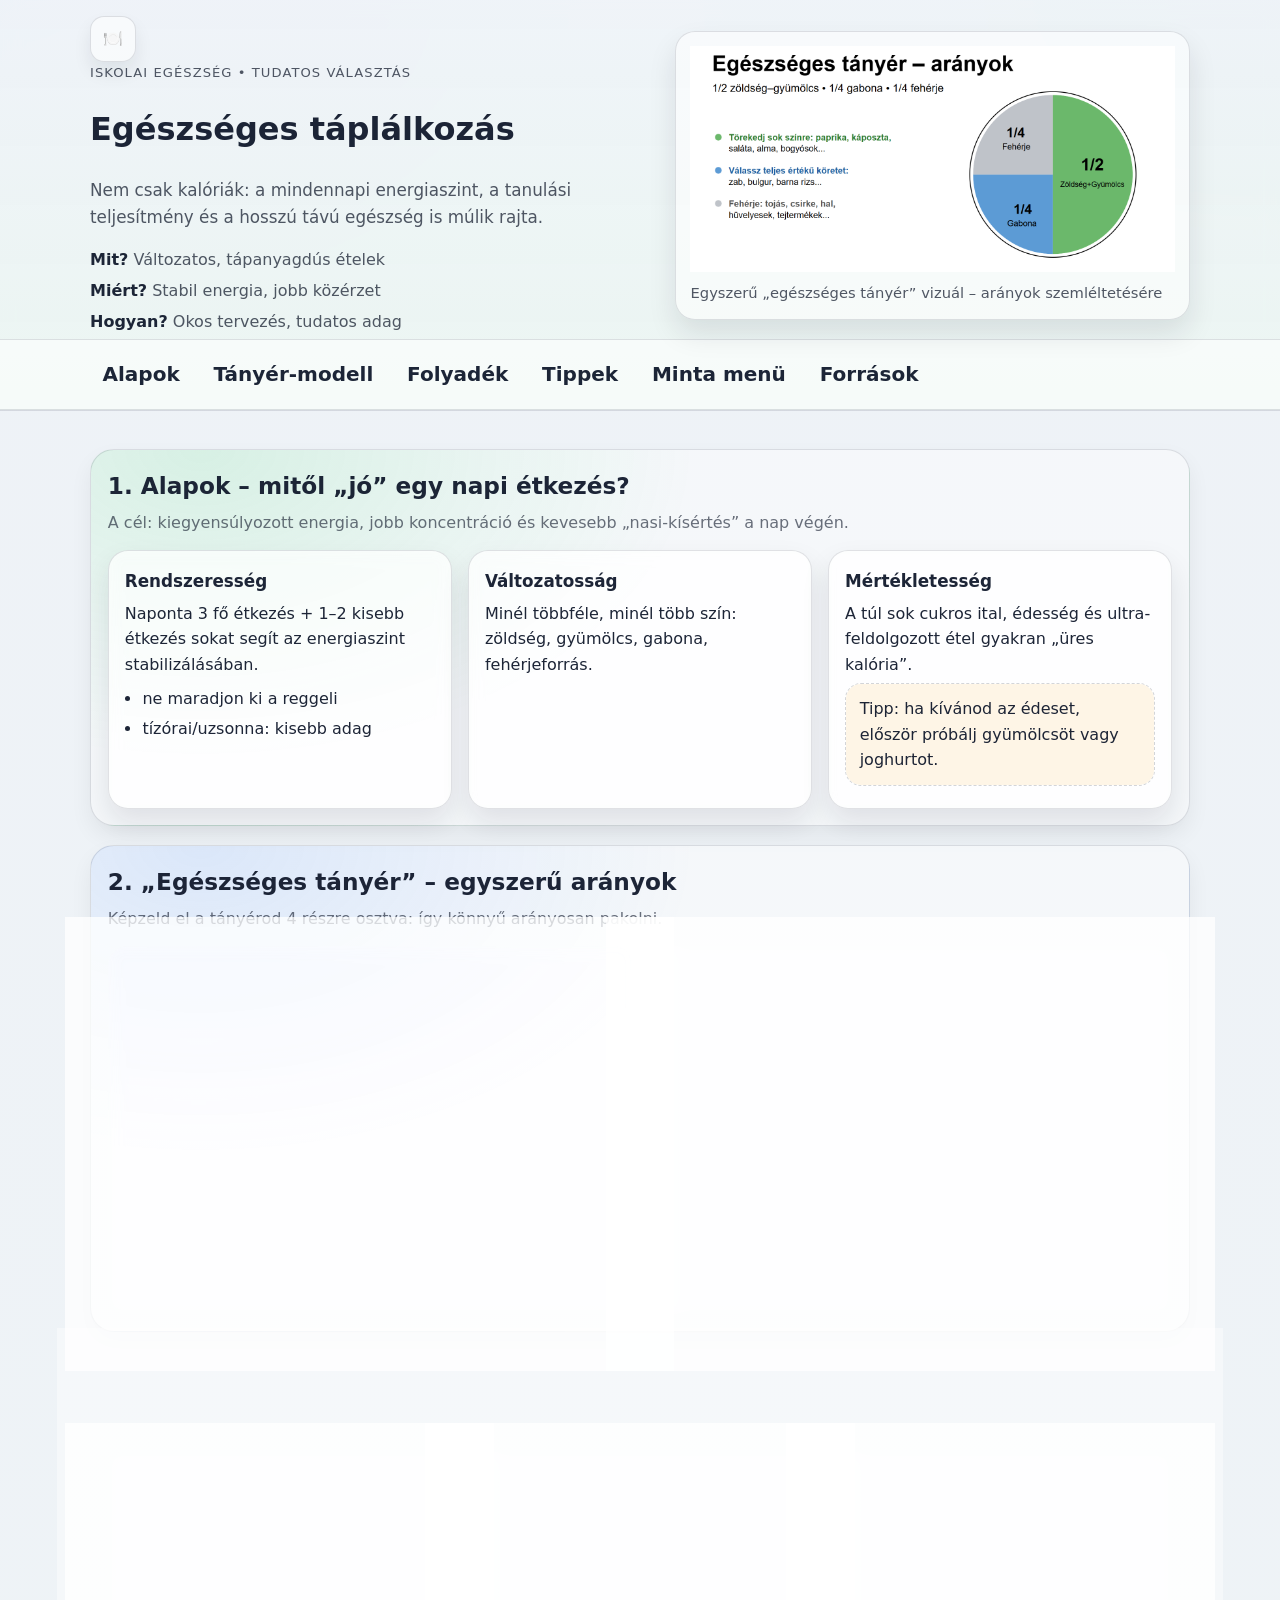
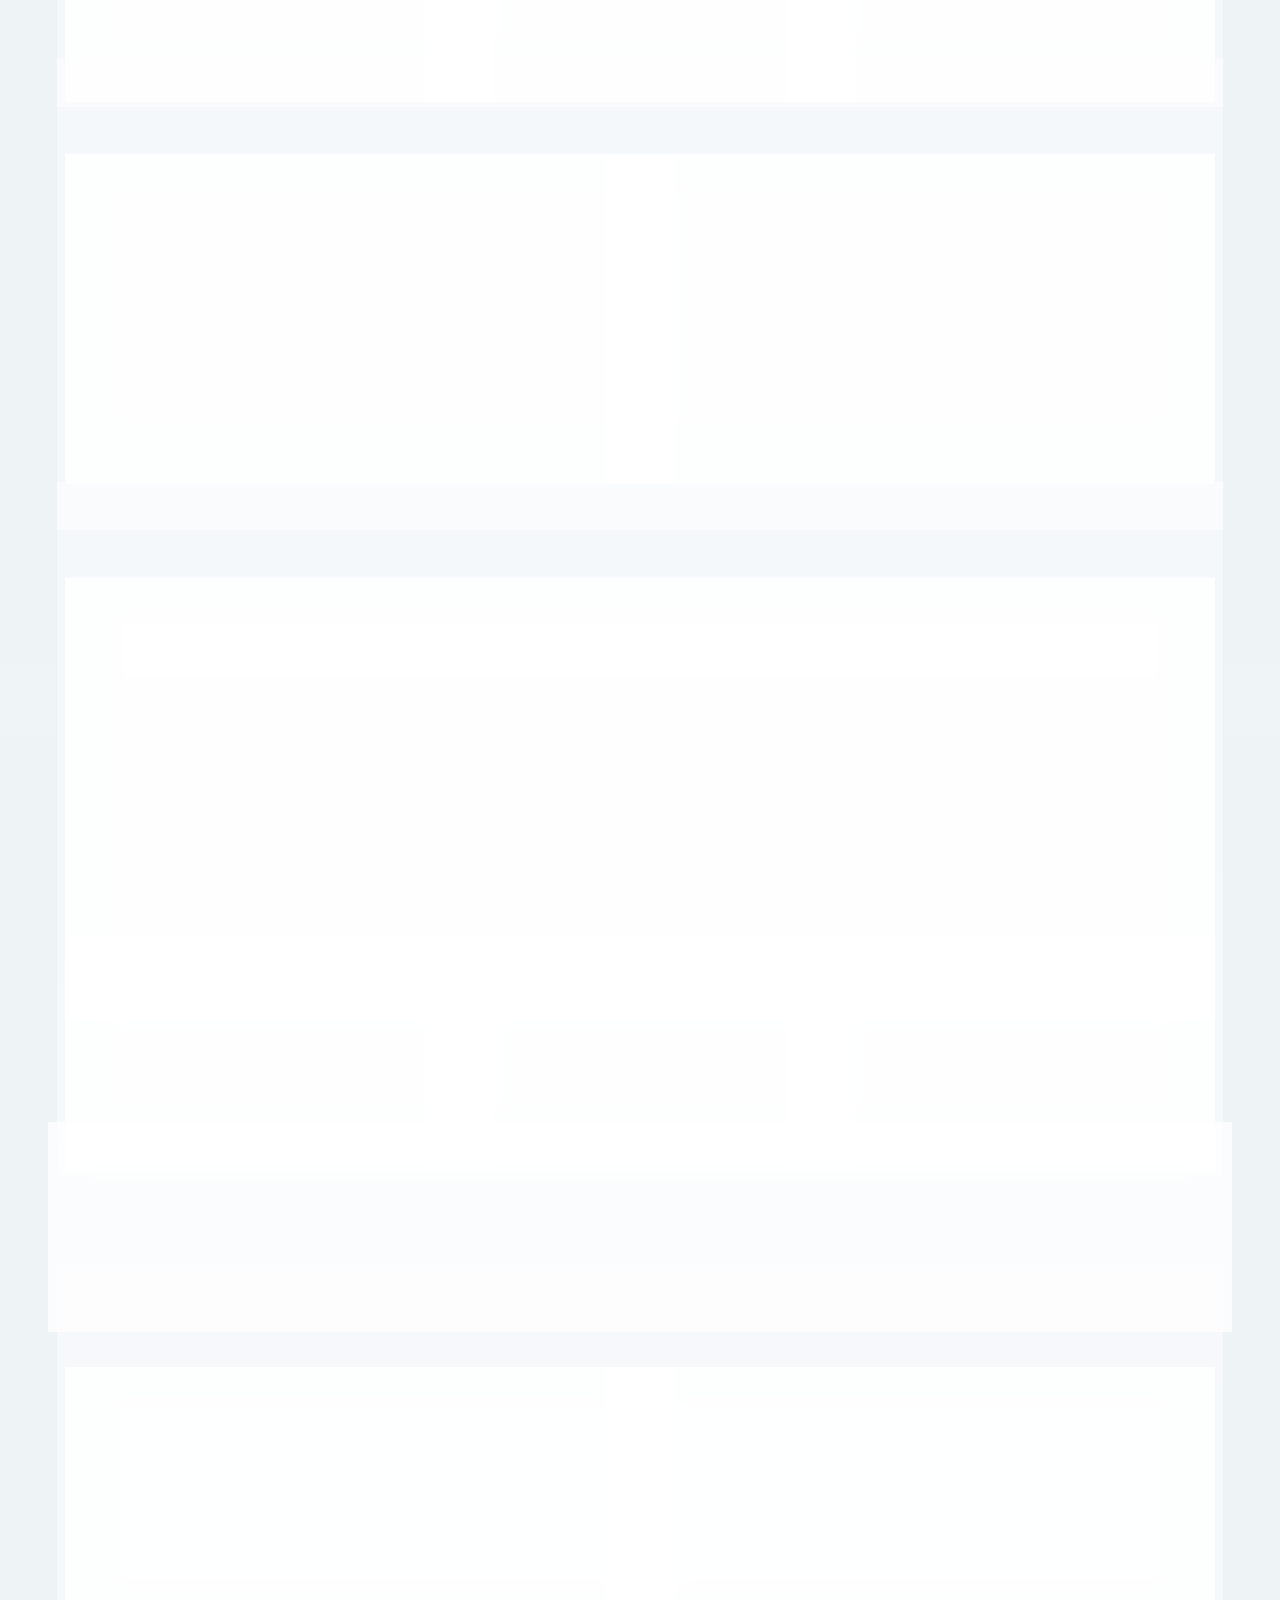
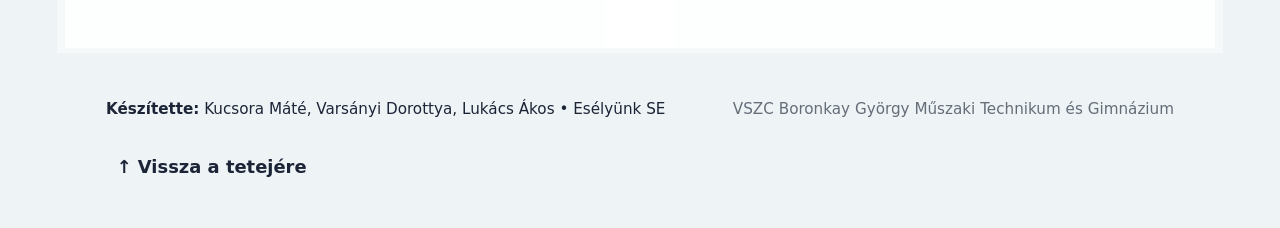
<file: kesz_verseny.html>
<!doctype html>
<html lang="hu">
<head>
  <meta charset="utf-8" />
  <meta name="viewport" content="width=device-width,initial-scale=1" />
  <title>Egészséges táplálkozás</title>
  <meta name="description" content="Rövid, közérthető útmutató az egészséges táplálkozáshoz: tányér-modell, tippek, minta menü és allergének." />
  <link rel="stylesheet" href="style.css" />
</head>

<body>

  <header id="header" class="site-header">
    <div class="container header-grid">
      <div>
        <div class="logo" aria-hidden="true">🍽️</div>
        <p class="eyebrow">Iskolai egészség • tudatos választás</p>
        <h1>Egészséges táplálkozás</h1>
        <p class="lead">
          Nem csak kalóriák: a mindennapi energiaszint, a tanulási teljesítmény és a hosszú távú egészség is múlik rajta.
        </p>
        <ul class="quick-facts" aria-label="Gyors áttekintés">
          <li><strong>Mit?</strong> Változatos, tápanyagdús ételek</li>
          <li><strong>Miért?</strong> Stabil energia, jobb közérzet</li>
          <li><strong>Hogyan?</strong> Okos tervezés, tudatos adag</li>
        </ul>
      </div>
      <figure class="hero-figure">
        <img src="tanyer feher.png" alt="Színes, egyszerű illusztráció: tányér, zöldségek, pohár víz és ikonok" />
        <figcaption>Egyszerű „egészséges tányér” vizuál – arányok szemléltetésére</figcaption>
      </figure>
    </div>

    <nav class="site-nav" aria-label="Oldal navigáció">
      <div class="wrap nav-row">
        <a href="#alapok">Alapok</a>
        <a href="#tanyer-modell">Tányér-modell</a>
        <a href="#folyadek">Folyadék</a>
        <a href="#tippek">Tippek</a>
        <a href="#minta-menu">Minta menü</a>
        <a href="#forrasok">Források</a>
      </div>
    </nav>
  </header>

  <main id="tartalom" class="wrap">
    <section id="alapok" class="section section--mint">
      <header class="section-head">
        <h2 class="h2-icon">
          1. Alapok – mitől „jó” egy napi étkezés?
        </h2>
        <p class="muted">
          A cél: kiegyensúlyozott energia, jobb koncentráció és kevesebb „nasi-kísértés” a nap végén.
        </p>
      </header>

      <div class="grid-3">
        <article class="card">
          <h3>Rendszeresség</h3>
          <p>Naponta 3 fő étkezés + 1–2 kisebb étkezés sokat segít az energiaszint stabilizálásában.</p>
          <ul class="list">
            <li>ne maradjon ki a reggeli</li>
            <li>tízórai/uzsonna: kisebb adag</li>
          </ul>
        </article>

        <article class="card">
          <h3>Változatosság</h3>
          <p>Minél többféle, minél több szín: zöldség, gyümölcs, gabona, fehérjeforrás.</p>
        </article>

        <article class="card">
          <h3>Mértékletesség</h3>
          <p>A túl sok cukros ital, édesség és ultra-feldolgozott étel gyakran „üres kalória”.</p>
          <p class="callout callout--sun">
            Tipp: ha kívánod az édeset, először próbálj gyümölcsöt vagy joghurtot.
          </p>
        </article>
      </div>
    </section>

    <section id="tanyer-modell" class="section section--sky">
      <header class="section-head">
        <h2 class="h2-icon">
          2. „Egészséges tányér” – egyszerű arányok
        </h2>
        <p class="muted">
          Képzeld el a tányérod 4 részre osztva: így könnyű arányosan pakolni.
        </p>
      </header>

      <div class="grid-2">
        <article class="card">
          <h3>Arány-javaslat</h3>
          <ul class="list">
            <li><strong>½</strong> zöldség + gyümölcs (minél színesebb, annál jobb)</li>
            <li><strong>¼</strong> gabonafélék (előnyben: teljes kiőrlésű)</li>
            <li><strong>¼</strong> fehérjeforrás (hús, hal, tojás, hüvelyesek, tejtermék)</li>
          </ul>
          <p class="callout callout--sky">
            Apró trükk: kezdd a zöldséggel – így könnyebb tartani az arányokat.
          </p>
        </article>

        <article class="card">
          <h3>Egyszerű tányér-ötletek</h3>
          <div class="mini-cards">
            <div class="mini">
              <p class="mini-title">Gyors ebéd</p>
              <p>csirkemell + bulgur + vegyes saláta</p>
            </div>
            <div class="mini">
              <p class="mini-title">Vega opció</p>
              <p>csicseriborsó + barna rizs + zöldségek</p>
            </div>
            <div class="mini">
              <p class="mini-title">Reggeli</p>
              <p>zabkása + gyümölcs + magvak</p>
            </div>
          </div>
        </article>
      </div>
    </section>

    <section id="folyadek" class="section section--mint2">
      <header class="section-head">
        <h2 class="h2-icon">
          3. Folyadék – miért a víz a legjobb?
        </h2>
        <p class="muted">
          A megfelelő folyadékbevitel segít a koncentrációban és a fáradtság csökkentésében.
        </p>
      </header>

      <div class="grid-3">
        <article class="card">
          <h3>Víz</h3>
          <p>A legegyszerűbb és legjobb alap. Tarts magadnál kulacsot suliban.</p>
          <p class="pill pill--mint">kulacs-tipp: töltsd újra szünetben</p>
        </article>

        <article class="card">
          <h3>Cukros italok</h3>
          <p>Az üdítő és energiaital gyorsan felviszi a cukrot, majd „zuhanás” jöhet.</p>
          <p class="pill pill--rose">ritkábban, kisebb adagban</p>
        </article>

        <article class="card">
          <h3>Ízesítés okosan</h3>
          <p>Ha unalmas a víz: citrom, narancs, menta vagy uborka szeletekkel dobd fel.</p>
          <p class="pill pill--sky">természetes íz, extra cukor nélkül</p>
        </article>
      </div>
    </section>

    <section id="tippek" class="section section--sun">
      <header class="section-head">
        <h2 class="h2-icon">
          4. Tippek – apróságok, amik sokat számítanak
        </h2>
        <p class="muted">
          Nem kell tökéletesnek lenni. Elég, ha a legtöbb nap „jó irányba” mozdulsz.
        </p>
      </header>
      <div class="grid-2">
        <article class="card">
          <h3>Okos nasi</h3>
          <ul class="list">
            <li>gyümölcs + egy marék olajos mag</li>
            <li>natúr joghurt + zabpehely</li>
            <li>teljes kiőrlésű szendvics zöldséggel</li>
          </ul>
        </article>

        <article class="card">
          <h3>Mit érdemes csökkenteni?</h3>
          <ul class="list">
            <li>cukros üdítők</li>
            <li>túl sós rágcsák</li>
            <li>nagyon zsíros/ultra-feldolgozott gyorsételek</li>
          </ul>
          <p class="callout callout--sun">
            Cél: ritkábban és kisebb adagban – nem „tiltás”, hanem tudatosság.
          </p>
        </article>

        <details class="faq">
          <summary>Mit jelent az, hogy „változatos”?</summary>
          <p>
            Nem azt, hogy minden nap teljesen új recept kell. Inkább azt, hogy a hét során váltogatod a
            fő alapanyagokat: más gabona, más zöldség, más fehérje, többféle fűszer.
          </p>
        </details>

        <details class="faq">
          <summary>Lehet egészségesen olcsón?</summary>
          <p>
            Igen: szezonális zöldségek/gyümölcsök, hüvelyesek (bab, lencse), zab, tojás,
            fagyasztott zöldségkeverékek gyakran jó ár-érték arányúak.
          </p>
        </details>
      </div>
    </section>

    <section id="minta-menu" class="section section--rose">
      <header class="section-head">
        <h2 class="h2-icon">
          5. Minta menü (1 nap)
        </h2>
        <p class="muted">Egy egyszerű ötletlista. Igény szerint variálható, szezonhoz igazítható.</p>
      </header>

      <div class="card table-card" role="region" aria-label="Minta menü táblázat" tabindex="0">
        <table class="menu-table">
          <thead>
            <tr>
              <th>Étkezés</th>
              <th>Javaslat</th>
              <th>Allergén tipp</th>
            </tr>
          </thead>
          <tbody>
            <tr>
              <td>Reggeli</td>
              <td>Zabkása gyümölccsel</td>
              <td>Gluténmentes zab / laktózmentes tej</td>
            </tr>
            <tr>
              <td>Tízórai</td>
              <td>Alma + egy marék dió</td>
              <td>Dió helyett tökmag (ha szükséges)</td>
            </tr>
            <tr>
              <td>Ebéd</td>
              <td>Csirke + barna rizs + saláta</td>
              <td>Csirke helyett csicseriborsó</td>
            </tr>
            <tr>
              <td>Uzsonna</td>
              <td>Natúr joghurt + zabpehely</td>
              <td>Laktózmentes / növényi alternatíva</td>
            </tr>
            <tr>
              <td>Vacsora</td>
              <td>Zöldséges omlett + teljes kiőrlésű kenyér</td>
              <td>Tojás helyett hummusz + zöldség</td>
            </tr>
          </tbody>
        </table>
      </div>

      <div class="grid-3">
        <article class="card">
          <h3>Allergének</h3>
          <p>A menü tervezésénél fontos az egyéni érzékenységek figyelembevétele (pl. glutén, tej, diófélék).</p>
        </article>
        <article class="card">
          <h3>Szezon</h3>
          <p>Válassz szezonális zöldséget-gyümölcsöt: finomabb, gyakran olcsóbb is.</p>
        </article>
        <article class="card">
          <h3>Arányok</h3>
          <p>Ha a tányér felét zöldség-gyümölcs tölti ki, már jó úton vagy.</p>
        </article>
      </div>
    </section>

    <div class="card">
      <h3>Összegzés</h3>
      <p>
        A tudatos étkezés a mindennapi teljesítményt és a hosszú távú egészséget is támogatja.
        A kulcs: arányok, változatosság, mértékletesség – és a fenntartható szokások.
      </p>
    </div>

    <section id="forrasok" class="section section--neutral">
      <header class="section-head">
        <h2 class="h2-icon">
          6. Források
        </h2>
        <p class="muted">
          Az oldalon szereplő információkhoz felhasznált online források.
        </p>
      </header>

      <div class="grid-2">
        <article class="card">
          <h3>Felhasznált források</h3>
          <ul class="sources-list">
            <li>
              <a href="https://chatgpt.com/" target="_blank" rel="noopener noreferrer">
                ChatGPT – információk összegyűjtése és magyarázatok
              </a>
            </li>
            <li>
              <a href="https://nutritionsource.hsph.harvard.edu/healthy-eating-plate/" target="_blank" rel="noopener noreferrer">
                Harvard Healthy Eating Plate – egészséges táplálkozási ajánlások
              </a>
            </li>
            <li>
              <a href="https://hu.wikipedia.org/wiki/Egészséges_étrend" target="_blank" rel="noopener noreferrer">
                Wikipedia - ötletszerzés és kiegészítés
              </a>
            </li>
          </ul>
        </article>

        <article class="card">
          <h3>Miért ezek?</h3>
          <p>
            A források célja, hogy gyorsan áttekinthető, mégis megbízható háttérinformációt adjanak
            az egészséges táplálkozás alapjairól.
          </p>
        </article>
      </div>
    </section>

    <footer class="site-footer" id="footer">
      <div class="footer-grid">
        <p class="small">
          <strong>Készítette:</strong> Kucsora Máté, Varsányi Dorottya, Lukács Ákos • Esélyünk SE
        </p>

        <p class="small muted">
          VSZC Boronkay György Műszaki Technikum és Gimnázium
        </p>

        <a class="nav-link to-top" href="#">↑ Vissza a tetejére</a>
      </div>
    </footer>
  </main>
</body>
</html>
</file>
<file: style.css>
:root{
  --bg: #eef2ff;          
  --bg2:#ecfeff;          
  --bg3:#fff7ed;          
  --ink:#0f172a;
  --text: rgba(15,23,42,.94);
  --muted: rgba(15,23,42,.72);

  --card: rgba(255,255,255,.74);
  --card2: rgba(255,255,255,.62);
  --line: rgba(15,23,42,.12);

  --mint:#22c55e;
  --sky:#3b82f6;
  --sun:#f59e0b;
  --rose:#f43f5e;

  --shadow: 0 14px 28px rgba(15,23,42,.10);
  --radius: 1.25rem;
}

*{ box-sizing:border-box; }
html{ scroll-behavior:smooth; }
body{
  margin:0;
  font-family: system-ui,-apple-system,Segoe UI,Roboto,Arial,sans-serif;
  color: var(--text);
  background:
    radial-gradient(1200px 800px at 8% 0%, rgba(59,130,246,.14), transparent 55%),
    radial-gradient(1000px 720px at 92% 10%, rgba(34,197,94,.12), transparent 55%),
    radial-gradient(1000px 720px at 55% 100%, rgba(245,158,11,.10), transparent 55%),
    linear-gradient(140deg, var(--bg), var(--bg2) 55%, var(--bg3));
  line-height:1.6;
}
.quick-facts{
  list-style:none;
  padding:0;
  margin: 0;
  display:grid;
  gap:.35rem;
  color: var(--muted);
}
.quick-facts strong{color: var(--text)}

.site-header{
  position: fixed;
  top: 0;
  left: 0;
  width: 100%;
  z-index: 1000;
  border-bottom:1px solid var(--line);
  background: linear-gradient(180deg, rgba(239,243,248,.95), rgba(235,246,241,.92));
  backdrop-filter: blur(10px);
}


.site-nav{
  border-top:1px solid var(--line);
  border-bottom:1px solid var(--line);
  background: rgba(255,255,255,.55);
}

body{
  margin:0;
  font-family: system-ui,-apple-system,Segoe UI,Roboto,Arial,sans-serif;
  color: var(--text);
  background:
    radial-gradient(900px 500px at 0% 0%, rgba(214,225,244,.8), transparent 65%),
    radial-gradient(900px 500px at 100% 0%, rgba(198,235,223,.8), transparent 65%),
    linear-gradient(180deg, #eef2f7 0%, #eef4f6 100%);
  line-height:1.6;
  padding-top: 430px;
}


section{
  scroll-margin-top: 460px;
}

.container{
  width:min(1100px, calc(100% - 2rem));
  margin-inline:auto;
}

.eyebrow{
  margin:0 0 .4rem;
  color: var(--muted);
  letter-spacing:.08em;
  text-transform:uppercase;
  font-size:.82rem;
}
.lead{
  margin:0 0 1rem;
  font-size:1.05rem;
  color: var(--muted);
  max-width: 60ch;
}

.wrap{
  width:min(1100px, 92vw);
  margin: 0 auto;
}

.skip-link{
  position:absolute;
  left:-999px;
  top:auto;
  width:1px;
  height:1px;
  overflow:hidden;
}
.skip-link:focus{
  left: 1rem;
  top: 1rem;
  width:auto;
  height:auto;
  padding:.6rem .9rem;
  background:#fff;
  border:1px solid var(--line);
  border-radius: 999px;
  box-shadow: var(--shadow);
  z-index:999;
}

.header-grid{
  display:grid;
  grid-template-columns: 1.05fr .95fr;
  gap: 1rem;
  align-items: center;
  padding: 1rem 0 0.25rem;
}

.brand{
  display:flex;
  gap: .9rem;
  align-items:flex-start;
}

.logo{
  width: 46px;
  height: 46px;
  border-radius: 14px;
  display:grid;
  place-items:center;
  background: rgba(255,255,255,.55);
  border:1px solid var(--line);
  box-shadow: 0 10px 18px rgba(15,23,42,.08);
}

.brand-top{
  margin:0;
  letter-spacing:.08em;
  text-transform: uppercase;
  font-size: .78rem;
  color: var(--muted);
}

.brand-title{
  margin: .15rem 0 .15rem;
  font-size: clamp(1.6rem, 3vw, 2.15rem);
  line-height: 1.15;
}

.brand-sub{
  margin:0;
  color: var(--muted);
  max-width: 52ch;
}

.hero-figure{
  margin:0;
  padding: .9rem;
  border-radius: var(--radius);
  border:1px solid var(--line);
  background: rgba(255,255,255,.55);
  box-shadow: var(--shadow);
}
.hero-figure img{ width:100%; height:auto; display:block; }
.hero-figure figcaption{
  margin-top: .55rem;
  font-size: .92rem;
  color: var(--muted);
}

.nav-row{
  display:flex;
  flex-wrap:wrap;
  gap: .55rem;
  padding: .65rem 0;
}

.site-nav a{
  text-decoration:none;
  color: var(--text);
  font-weight: 650;
  font-size: .92rem;
  padding: .45rem .72rem;
  border-radius: 999px;
  border:1px solid transparent;
  font-size: 20px;
}
.site-nav a:hover{
  background: rgba(59,130,246,.08);
  border-color: rgba(59,130,246,.18);
}


.section{
  margin: 1.2rem 0;
  padding: 1.05rem;
  border-radius: calc(var(--radius) + .25rem);
  border:1px solid var(--line);
  background: rgba(255,255,255,.40);
  box-shadow: 0 10px 22px rgba(15,23,42,.06);
}

.section-head{
  margin-bottom: .9rem;
}
.section-head p{ margin:.35rem 0 0; }

.muted{ color: var(--muted); }

.section--mint{
  background:
    radial-gradient(900px 560px at 10% 0%, rgba(34,197,94,.14), transparent 55%),
    rgba(255,255,255,.42);
}
.section--sky{
  background:
    radial-gradient(900px 560px at 10% 0%, rgba(59,130,246,.14), transparent 55%),
    rgba(255,255,255,.42);
}
.section--sun{
  background:
    radial-gradient(900px 560px at 10% 0%, rgba(245,158,11,.14), transparent 55%),
    rgba(255,255,255,.42);
}
.section--rose{
  background:
    radial-gradient(900px 560px at 10% 0%, rgba(244,63,94,.14), transparent 55%),
    rgba(255,255,255,.42);
}
.section--mint2{
  background:
    radial-gradient(900px 560px at 88% 0%, rgba(34,197,94,.12), transparent 55%),
    radial-gradient(900px 560px at 10% 0%, rgba(59,130,246,.12), transparent 55%),
    rgba(255,255,255,.42);
}
.section--neutral{
  background: rgba(255,255,255,.45);
}

.h2-icon{
  display:flex;
  align-items:center;
  gap:.6rem;
  margin:0;
  font-size: clamp(1.18rem, 2.2vw, 1.45rem);
}
.icon{
  width: 30px;
  height: 30px;
  flex: 0 0 30px;
}

.badge{
  width: 44px;
  height: 30px;
  border-radius: 999px;
  display:grid;
  place-items:center;
  font-weight: 800;
  font-size: .88rem;
  border:1px solid var(--line);
  background: rgba(255,255,255,.60);
}

.badge--mint{ box-shadow: inset 0 0 0 999px rgba(34,197,94,.12); }
.badge--rose{ box-shadow: inset 0 0 0 999px rgba(244,63,94,.10); }
.badge--neutral{ box-shadow: inset 0 0 0 999px rgba(15,23,42,.06); }

.grid-3{
  display:grid;
  grid-template-columns: repeat(3, 1fr);
  gap: 1rem;
}
.grid-2{
  display:grid;
  grid-template-columns: 1fr 1fr;
  gap: 1rem;
}

.card{
  background: var(--card);
  border:1px solid var(--line);
  border-radius: var(--radius);
  padding: 1rem;
  box-shadow: var(--shadow);
  backdrop-filter: blur(8px);
}

.card h3{
  margin: .1rem 0 .35rem;
  font-size: 1.05rem;
}
.card p{ margin:.35rem 0; }

.list{
  margin: .55rem 0 0;
  padding-left: 1.1rem;
}
.list li{ margin: .25rem 0; }

.chips{
  display:flex;
  flex-wrap:wrap;
  gap:.4rem;
  margin-top: .6rem;
}
.chip{
  font-size: .85rem;
  padding:.25rem .55rem;
  border-radius: 999px;
  border:1px solid var(--line);
  background: rgba(255,255,255,.65);
}
.chip--mint{ box-shadow: inset 0 0 0 999px rgba(34,197,94,.14); }
.chip--sky{ box-shadow: inset 0 0 0 999px rgba(59,130,246,.14); }
.chip--sun{ box-shadow: inset 0 0 0 999px rgba(245,158,11,.16); }
.chip--rose{ box-shadow: inset 0 0 0 999px rgba(244,63,94,.12); }

.callout{
  margin-top: .75rem;
  padding:.75rem .85rem;
  border-radius: 1rem;
  border:1px dashed rgba(15,23,42,.18);
  background: rgba(255,255,255,.55);
}
.callout--sun{ box-shadow: inset 0 0 0 999px rgba(245,158,11,.10); }
.callout--sky{ box-shadow: inset 0 0 0 999px rgba(59,130,246,.10); }
.callout--neutral{ box-shadow: inset 0 0 0 999px rgba(15,23,42,.06); }

.pill{
  display:inline-block;
  margin-top: .6rem;
  padding:.25rem .6rem;
  border-radius: 999px;
  border:1px solid var(--line);
  background: rgba(255,255,255,.66);
  font-size: .86rem;
}
.pill--mint{ box-shadow: inset 0 0 0 999px rgba(34,197,94,.12); }
.pill--sky{ box-shadow: inset 0 0 0 999px rgba(59,130,246,.12); }
.pill--rose{ box-shadow: inset 0 0 0 999px rgba(244,63,94,.10); }


.mini-cards{
  display:grid;
  gap:.6rem;
  margin-top: .6rem;
}
.mini{
  padding:.7rem .8rem;
  border-radius: 1rem;
  border:1px solid var(--line);
  background: rgba(255,255,255,.60);
}
.mini-title{
  margin:0 0 .2rem;
  font-weight: 800;
}


.table-card{
  overflow:auto;
}
.menu-table{
  width: 100%;
  border-collapse: collapse;
  min-width: 720px;
}
.menu-table th,
.menu-table td{
  text-align:left;
  padding: .85rem .9rem;
  border-bottom: 1px solid rgba(15,23,42,.10);
}
.menu-table thead th{
  position: sticky;
  top: 0;
  background: rgba(255,255,255,.85);
  backdrop-filter: blur(6px);
}
.menu-table tbody tr:hover{
  background: rgba(59,130,246,.06);
}

.site-footer{
  margin-top: 2rem;
  padding: 1.5rem 0 2.5rem;
}

.footer-card{
  margin-top: 1rem;
  padding: 1rem 1rem;
  border-radius: 1.25rem;
  border: 1px solid var(--line);
  background: rgba(255,255,255,.04);
}

.footer-card h3{
  margin: 0 0 .4rem;
}

.footer-grid{
  display: flex;
  flex-wrap: wrap;
  gap: .6rem 1rem;
  justify-content: space-between;
  align-items: center; 
  margin-top: 1rem;
   width:min(1100px, calc(100% - 2rem));
  margin-inline:auto;
}

.small{ font-size: .95rem; }
.muted{ opacity: .85; }

.to-top{
  text-decoration:none;
  padding:.35rem .6rem;
  border-radius:.65rem;
  border:1px solid transparent;
  color: var(--heading);
  font-size:1.12rem;
  font-weight:600;
  transition: all .2s ease;
}

.to-top:hover{
  background: rgba(255,255,255,.65);
  border-color: var(--line);
  transform: translateY(-2px);
}


@media (max-width: 920px){
  .header-grid{ grid-template-columns: 1fr; }
}
@media (max-width: 900px){
  .grid-3{ grid-template-columns: 1fr; }
  .grid-2{ grid-template-columns: 1fr; }
}

.card{
  transition: transform .25s ease, box-shadow .25s ease, border-color .25s ease;
}

.card:hover{
  transform: translateY(-6px);
  box-shadow: 0 18px 34px rgba(15,23,42,.14);
  border-color: rgba(59,130,246,.22);
}

.site-nav a{
  transition: transform .2s ease, background .2s ease, box-shadow .2s ease;
}

.site-nav a:hover{
  transform: translateY(-2px);
  box-shadow: 0 6px 14px rgba(59,130,246,.12);
}

.section{
  animation: fadeUp .6s ease both;
}

@keyframes fadeUp{
  from{
    opacity: 0;
    transform: translateY(18px);
  }
  to{
    opacity: 1;
    transform: translateY(0);
  }
}
</file>
